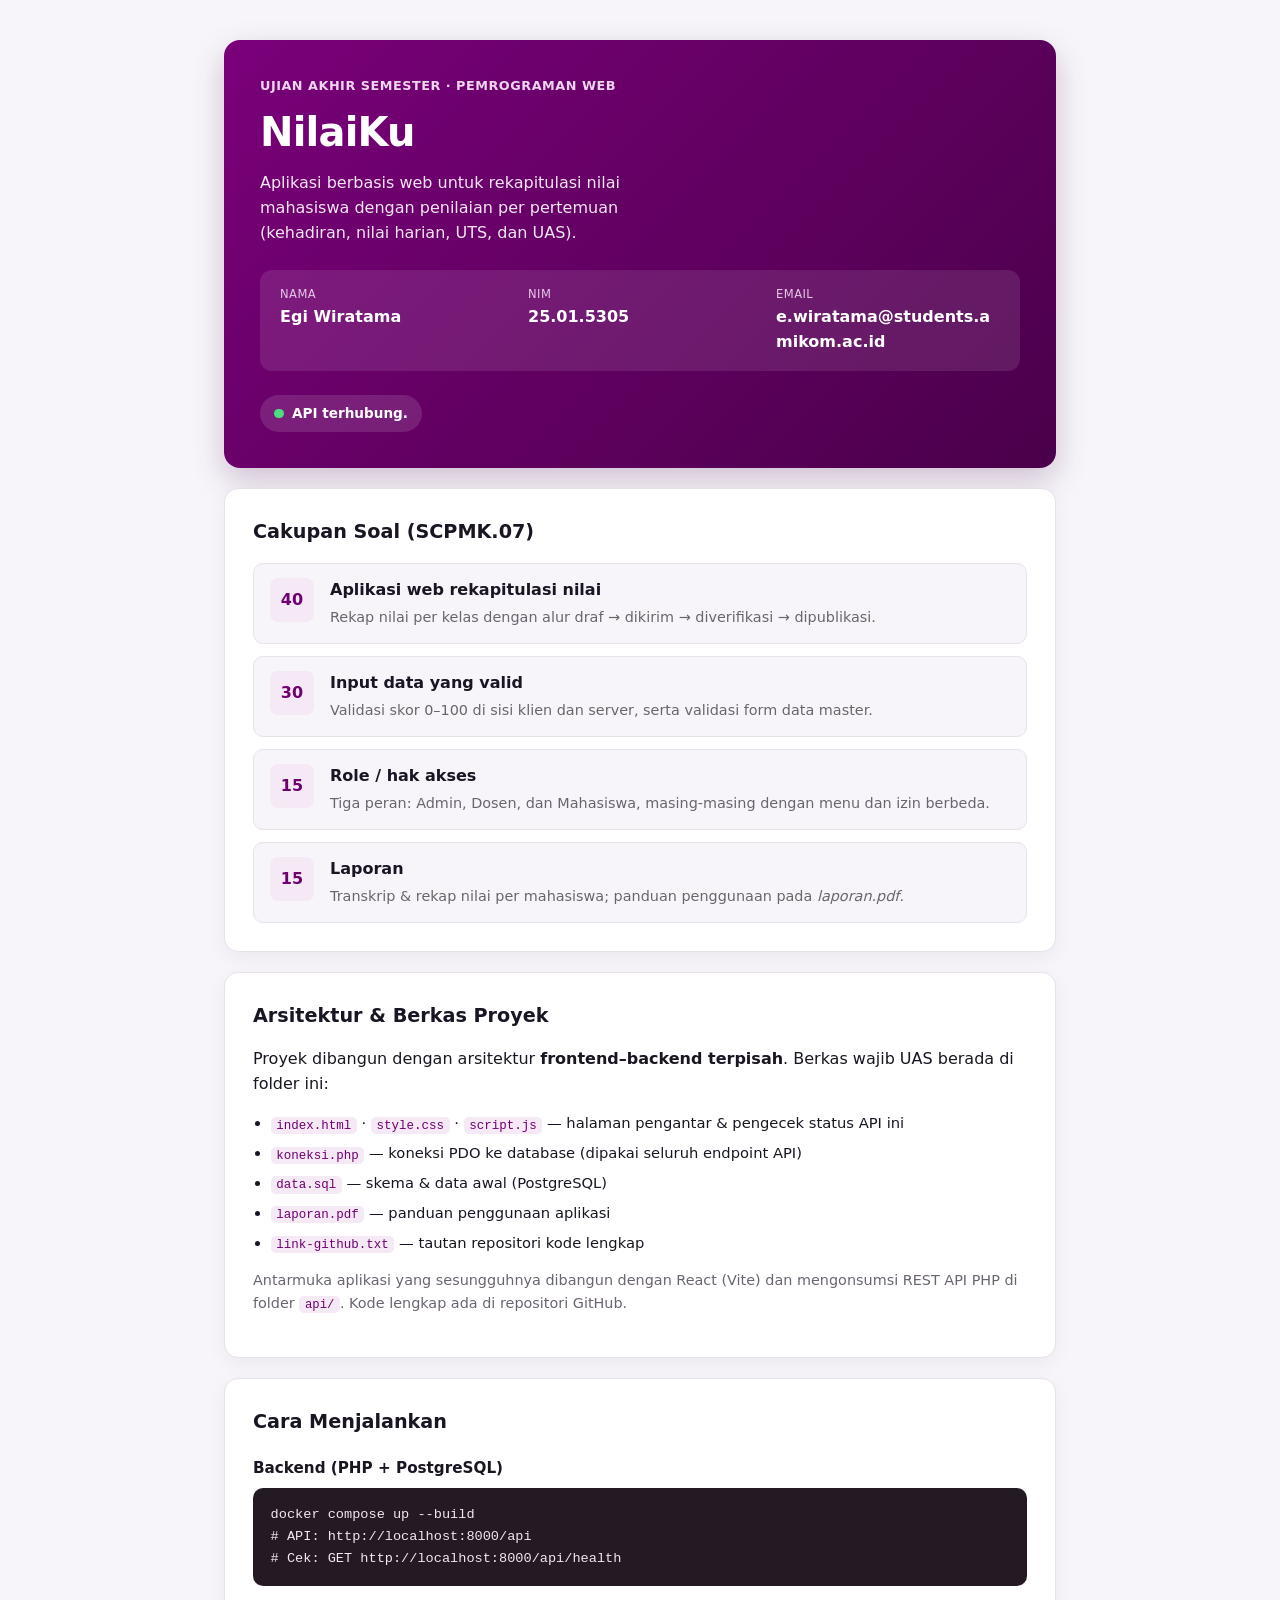
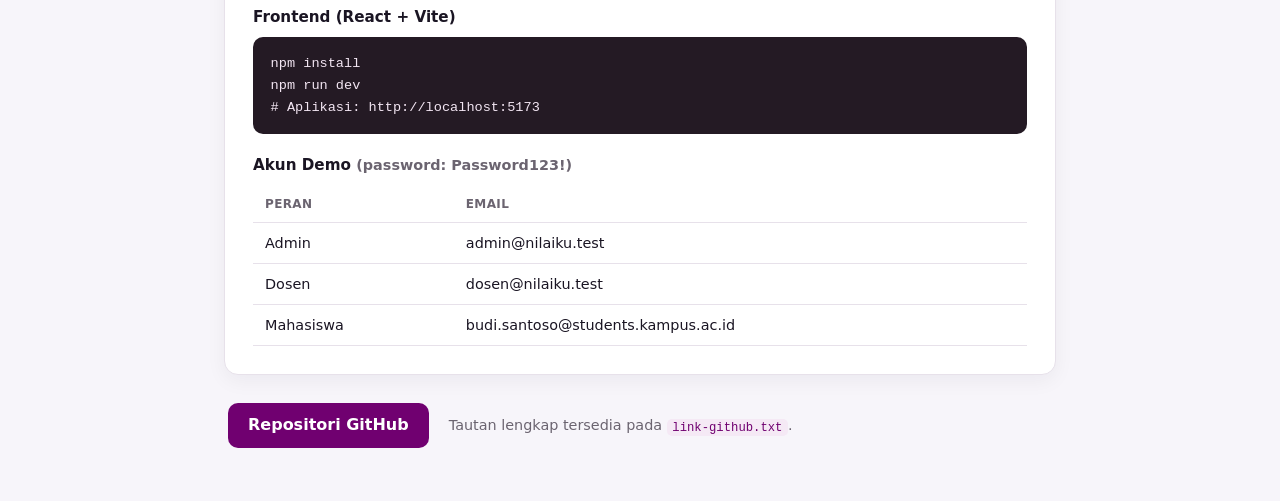
<file: index.html>
<!doctype html>
<html lang="id">
  <head>
    <meta charset="UTF-8" />
    <meta name="viewport" content="width=device-width, initial-scale=1.0" />
    <title>NilaiKu — Aplikasi Rekapitulasi Nilai</title>
    <link rel="stylesheet" href="style.css" />
  </head>
  <body>
    <main class="page">
      <header class="cover">
        <p class="eyebrow">Ujian Akhir Semester · Pemrograman Web</p>
        <h1>NilaiKu</h1>
        <p class="lead">Aplikasi berbasis web untuk rekapitulasi nilai mahasiswa dengan penilaian per pertemuan (kehadiran, nilai harian, UTS, dan UAS).</p>

        <!-- Isi identitas kamu di sini -->
        <dl class="identitas">
          <div><dt>Nama</dt><dd>Egi Wiratama</dd></div>
          <div><dt>NIM</dt><dd>25.01.5305</dd></div>
          <div><dt>Email</dt><dd>e.wiratama@students.amikom.ac.id</dd></div>
        </dl>

        <p class="status" id="status" data-state="checking">Memeriksa koneksi API…</p>
      </header>

      <section class="card">
        <h2>Cakupan Soal (SCPMK.07)</h2>
        <ul class="rubrik">
          <li><span class="poin">40</span><div><strong>Aplikasi web rekapitulasi nilai</strong><p>Rekap nilai per kelas dengan alur draf → dikirim → diverifikasi → dipublikasi.</p></div></li>
          <li><span class="poin">30</span><div><strong>Input data yang valid</strong><p>Validasi skor 0–100 di sisi klien dan server, serta validasi form data master.</p></div></li>
          <li><span class="poin">15</span><div><strong>Role / hak akses</strong><p>Tiga peran: Admin, Dosen, dan Mahasiswa, masing-masing dengan menu dan izin berbeda.</p></div></li>
          <li><span class="poin">15</span><div><strong>Laporan</strong><p>Transkrip &amp; rekap nilai per mahasiswa; panduan penggunaan pada <em>laporan.pdf</em>.</p></div></li>
        </ul>
      </section>

      <section class="card">
        <h2>Arsitektur &amp; Berkas Proyek</h2>
        <p>Proyek dibangun dengan arsitektur <strong>frontend–backend terpisah</strong>. Berkas wajib UAS berada di folder ini:</p>
        <ul class="files">
          <li><code>index.html</code> · <code>style.css</code> · <code>script.js</code> — halaman pengantar &amp; pengecek status API ini</li>
          <li><code>koneksi.php</code> — koneksi PDO ke database (dipakai seluruh endpoint API)</li>
          <li><code>data.sql</code> — skema &amp; data awal (PostgreSQL)</li>
          <li><code>laporan.pdf</code> — panduan penggunaan aplikasi</li>
          <li><code>link-github.txt</code> — tautan repositori kode lengkap</li>
        </ul>
        <p class="muted">Antarmuka aplikasi yang sesungguhnya dibangun dengan React (Vite) dan mengonsumsi REST API PHP di folder <code>api/</code>. Kode lengkap ada di repositori GitHub.</p>
      </section>

      <section class="card">
        <h2>Cara Menjalankan</h2>
        <h3>Backend (PHP + PostgreSQL)</h3>
        <pre><code>docker compose up --build
# API: http://localhost:8000/api
# Cek: GET http://localhost:8000/api/health</code></pre>
        <h3>Frontend (React + Vite)</h3>
        <pre><code>npm install
npm run dev
# Aplikasi: http://localhost:5173</code></pre>

        <h3>Akun Demo <span class="muted">(password: Password123!)</span></h3>
        <table class="akun">
          <thead><tr><th>Peran</th><th>Email</th></tr></thead>
          <tbody>
            <tr><td>Admin</td><td>admin@nilaiku.test</td></tr>
            <tr><td>Dosen</td><td>dosen@nilaiku.test</td></tr>
            <tr><td>Mahasiswa</td><td>budi.santoso@students.kampus.ac.id</td></tr>
          </tbody>
        </table>
      </section>

      <footer class="foot">
        <a class="btn" id="github" href="#" target="_blank" rel="noreferrer">Repositori GitHub</a>
        <p class="muted">Tautan lengkap tersedia pada <code>link-github.txt</code>.</p>
      </footer>
    </main>
    <script src="script.js"></script>
  </body>
</html>
</file>
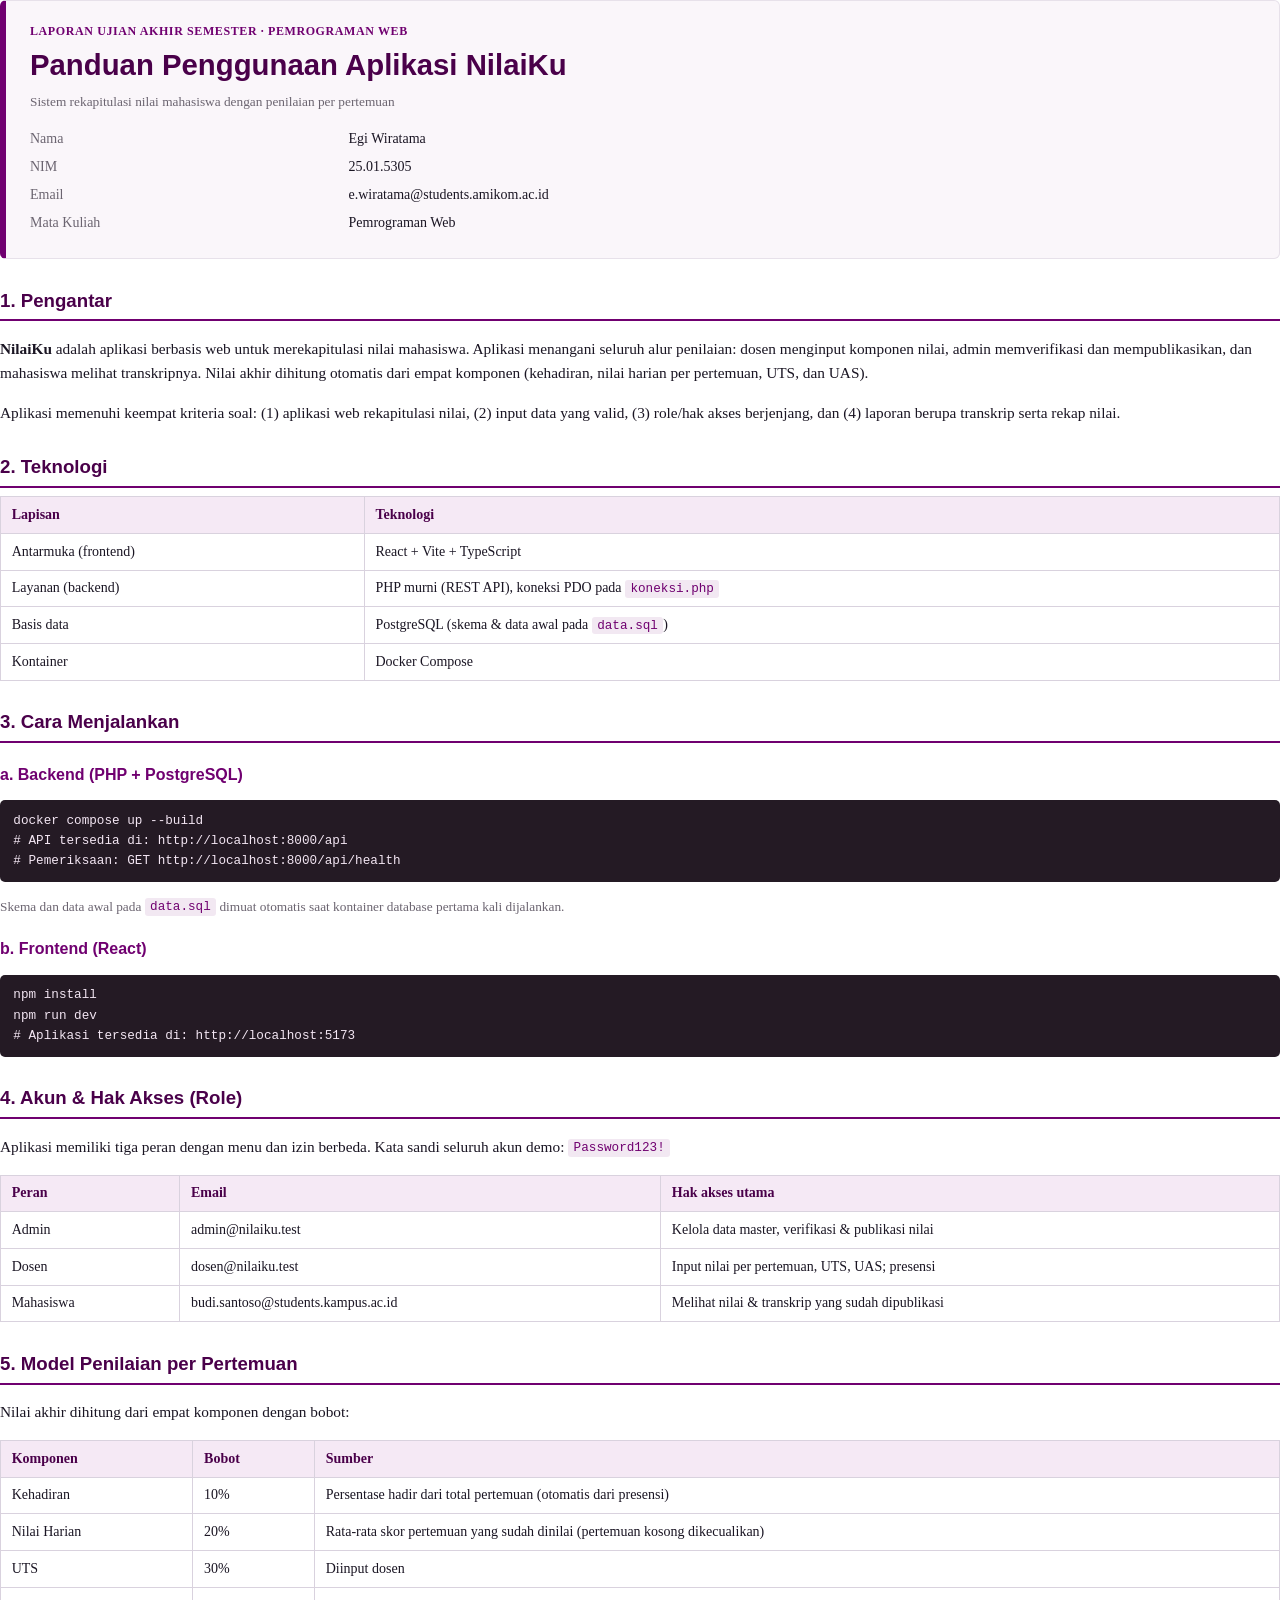
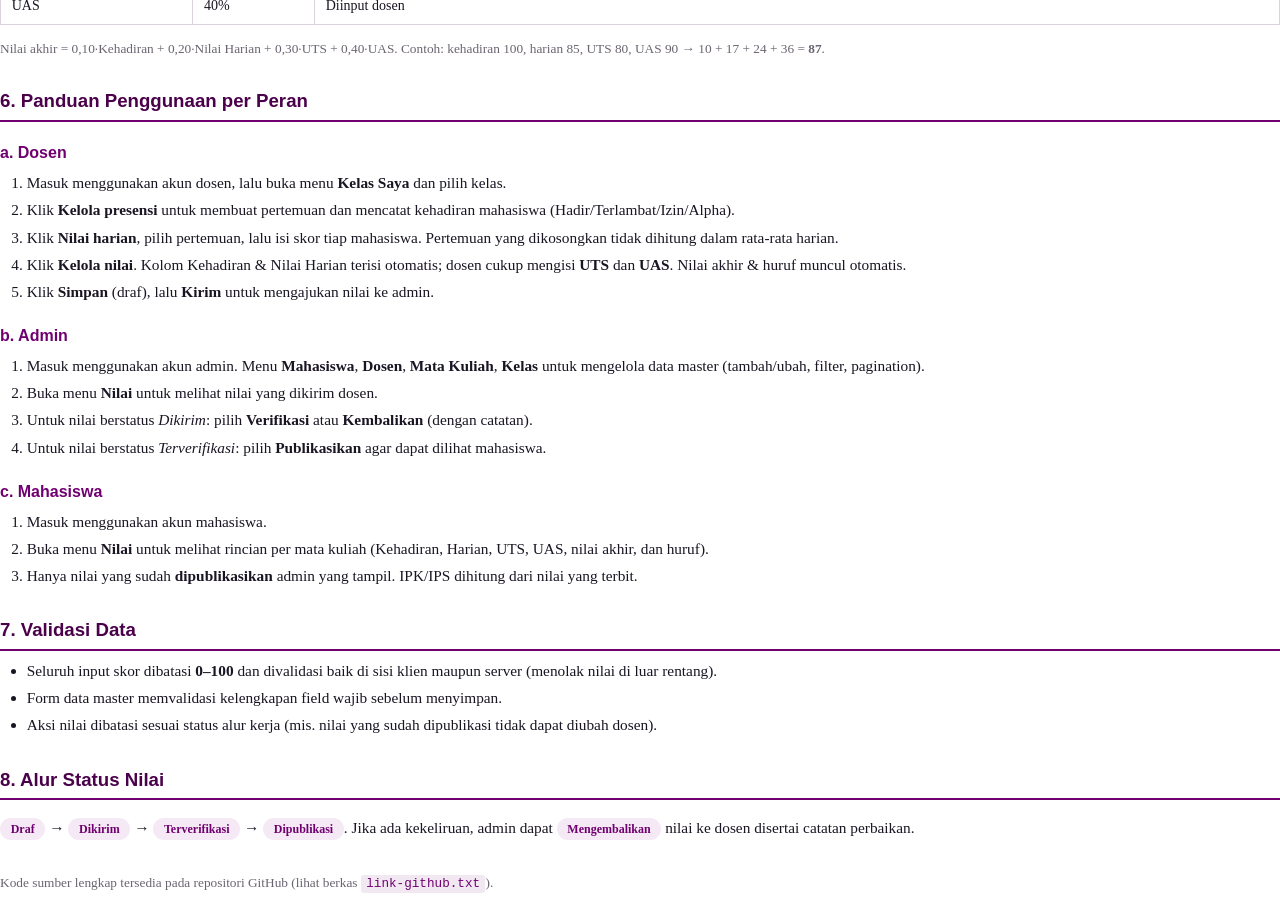
<file: docs/laporan.source.html>
<!doctype html>
<html lang="id">
  <head>
    <meta charset="UTF-8" />
    <title>Laporan — Panduan Penggunaan NilaiKu</title>
    <style>
      @page { size: A4; margin: 20mm 18mm; }
      * { box-sizing: border-box; }
      body {
        font-family: "Times New Roman", Georgia, serif;
        color: #1a1523;
        font-size: 11.5pt;
        line-height: 1.6;
        margin: 0;
      }
      h1, h2, h3 { font-family: "Segoe UI", Arial, sans-serif; color: #4a004a; }
      h1 { font-size: 22pt; margin: 0 0 2pt; }
      h2 { font-size: 14pt; margin: 20pt 0 6pt; border-bottom: 2px solid #700070; padding-bottom: 3pt; }
      h3 { font-size: 12pt; margin: 14pt 0 4pt; color: #700070; }
      .cover {
        border: 1px solid #e7e1ea; border-left: 6px solid #700070;
        border-radius: 6px; padding: 16pt 18pt; margin-bottom: 8pt;
        background: #faf6fa;
      }
      .eyebrow { text-transform: uppercase; letter-spacing: 0.05em; color: #700070; font-weight: 700; font-size: 9pt; margin: 0; }
      .identitas { margin: 10pt 0 0; width: 100%; border-collapse: collapse; font-size: 10.5pt; }
      .identitas td { padding: 2pt 0; }
      .identitas td:first-child { color: #6b6470; width: 26%; }
      table.data { width: 100%; border-collapse: collapse; margin: 6pt 0; font-size: 10.5pt; }
      table.data th, table.data td { border: 1px solid #d9d2de; padding: 5pt 8pt; text-align: left; vertical-align: top; }
      table.data th { background: #f5e9f5; color: #4a004a; }
      code { background: #f2e8f2; color: #700070; padding: 1pt 4pt; border-radius: 3px; font-size: 9.5pt; }
      pre { background: #241a24; color: #f3e6f3; padding: 8pt 10pt; border-radius: 5px; font-size: 9.5pt; overflow-x: auto; }
      ol, ul { margin: 4pt 0 8pt; padding-left: 20pt; }
      li { margin: 2pt 0; }
      .muted { color: #6b6470; font-size: 10pt; }
      .pill { display: inline-block; background: #f5e9f5; color: #700070; border-radius: 999px; padding: 1pt 8pt; font-size: 9pt; font-weight: 700; }
      .pagebreak { page-break-before: always; }
    </style>
  </head>
  <body>
    <div class="cover">
      <p class="eyebrow">Laporan Ujian Akhir Semester · Pemrograman Web</p>
      <h1>Panduan Penggunaan Aplikasi NilaiKu</h1>
      <p class="muted" style="margin:2pt 0 0;">Sistem rekapitulasi nilai mahasiswa dengan penilaian per pertemuan</p>
      <table class="identitas">
        <tr><td>Nama</td><td>Egi Wiratama</td></tr>
        <tr><td>NIM</td><td>25.01.5305</td></tr>
        <tr><td>Email</td><td>e.wiratama@students.amikom.ac.id</td></tr>
        <tr><td>Mata Kuliah</td><td>Pemrograman Web</td></tr>
      </table>
    </div>

    <h2>1. Pengantar</h2>
    <p><strong>NilaiKu</strong> adalah aplikasi berbasis web untuk merekapitulasi nilai mahasiswa. Aplikasi menangani seluruh alur penilaian: dosen menginput komponen nilai, admin memverifikasi dan mempublikasikan, dan mahasiswa melihat transkripnya. Nilai akhir dihitung otomatis dari empat komponen (kehadiran, nilai harian per pertemuan, UTS, dan UAS).</p>
    <p>Aplikasi memenuhi keempat kriteria soal: (1) aplikasi web rekapitulasi nilai, (2) input data yang valid, (3) role/hak akses berjenjang, dan (4) laporan berupa transkrip serta rekap nilai.</p>

    <h2>2. Teknologi</h2>
    <table class="data">
      <tr><th>Lapisan</th><th>Teknologi</th></tr>
      <tr><td>Antarmuka (frontend)</td><td>React + Vite + TypeScript</td></tr>
      <tr><td>Layanan (backend)</td><td>PHP murni (REST API), koneksi PDO pada <code>koneksi.php</code></td></tr>
      <tr><td>Basis data</td><td>PostgreSQL (skema &amp; data awal pada <code>data.sql</code>)</td></tr>
      <tr><td>Kontainer</td><td>Docker Compose</td></tr>
    </table>

    <h2>3. Cara Menjalankan</h2>
    <h3>a. Backend (PHP + PostgreSQL)</h3>
    <pre>docker compose up --build
# API tersedia di: http://localhost:8000/api
# Pemeriksaan: GET http://localhost:8000/api/health</pre>
    <p class="muted">Skema dan data awal pada <code>data.sql</code> dimuat otomatis saat kontainer database pertama kali dijalankan.</p>
    <h3>b. Frontend (React)</h3>
    <pre>npm install
npm run dev
# Aplikasi tersedia di: http://localhost:5173</pre>

    <h2>4. Akun &amp; Hak Akses (Role)</h2>
    <p>Aplikasi memiliki tiga peran dengan menu dan izin berbeda. Kata sandi seluruh akun demo: <code>Password123!</code></p>
    <table class="data">
      <tr><th>Peran</th><th>Email</th><th>Hak akses utama</th></tr>
      <tr><td>Admin</td><td>admin@nilaiku.test</td><td>Kelola data master, verifikasi &amp; publikasi nilai</td></tr>
      <tr><td>Dosen</td><td>dosen@nilaiku.test</td><td>Input nilai per pertemuan, UTS, UAS; presensi</td></tr>
      <tr><td>Mahasiswa</td><td>budi.santoso@students.kampus.ac.id</td><td>Melihat nilai &amp; transkrip yang sudah dipublikasi</td></tr>
    </table>

    <div class="pagebreak"></div>
    <h2>5. Model Penilaian per Pertemuan</h2>
    <p>Nilai akhir dihitung dari empat komponen dengan bobot:</p>
    <table class="data">
      <tr><th>Komponen</th><th>Bobot</th><th>Sumber</th></tr>
      <tr><td>Kehadiran</td><td>10%</td><td>Persentase hadir dari total pertemuan (otomatis dari presensi)</td></tr>
      <tr><td>Nilai Harian</td><td>20%</td><td>Rata-rata skor pertemuan yang sudah dinilai (pertemuan kosong dikecualikan)</td></tr>
      <tr><td>UTS</td><td>30%</td><td>Diinput dosen</td></tr>
      <tr><td>UAS</td><td>40%</td><td>Diinput dosen</td></tr>
    </table>
    <p class="muted">Nilai akhir = 0,10·Kehadiran + 0,20·Nilai Harian + 0,30·UTS + 0,40·UAS. Contoh: kehadiran 100, harian 85, UTS 80, UAS 90 → 10 + 17 + 24 + 36 = <strong>87</strong>.</p>

    <h2>6. Panduan Penggunaan per Peran</h2>

    <h3>a. Dosen</h3>
    <ol>
      <li>Masuk menggunakan akun dosen, lalu buka menu <strong>Kelas Saya</strong> dan pilih kelas.</li>
      <li>Klik <strong>Kelola presensi</strong> untuk membuat pertemuan dan mencatat kehadiran mahasiswa (Hadir/Terlambat/Izin/Alpha).</li>
      <li>Klik <strong>Nilai harian</strong>, pilih pertemuan, lalu isi skor tiap mahasiswa. Pertemuan yang dikosongkan tidak dihitung dalam rata-rata harian.</li>
      <li>Klik <strong>Kelola nilai</strong>. Kolom Kehadiran &amp; Nilai Harian terisi otomatis; dosen cukup mengisi <strong>UTS</strong> dan <strong>UAS</strong>. Nilai akhir &amp; huruf muncul otomatis.</li>
      <li>Klik <strong>Simpan</strong> (draf), lalu <strong>Kirim</strong> untuk mengajukan nilai ke admin.</li>
    </ol>

    <h3>b. Admin</h3>
    <ol>
      <li>Masuk menggunakan akun admin. Menu <strong>Mahasiswa</strong>, <strong>Dosen</strong>, <strong>Mata Kuliah</strong>, <strong>Kelas</strong> untuk mengelola data master (tambah/ubah, filter, pagination).</li>
      <li>Buka menu <strong>Nilai</strong> untuk melihat nilai yang dikirim dosen.</li>
      <li>Untuk nilai berstatus <em>Dikirim</em>: pilih <strong>Verifikasi</strong> atau <strong>Kembalikan</strong> (dengan catatan).</li>
      <li>Untuk nilai berstatus <em>Terverifikasi</em>: pilih <strong>Publikasikan</strong> agar dapat dilihat mahasiswa.</li>
    </ol>

    <h3>c. Mahasiswa</h3>
    <ol>
      <li>Masuk menggunakan akun mahasiswa.</li>
      <li>Buka menu <strong>Nilai</strong> untuk melihat rincian per mata kuliah (Kehadiran, Harian, UTS, UAS, nilai akhir, dan huruf).</li>
      <li>Hanya nilai yang sudah <strong>dipublikasikan</strong> admin yang tampil. IPK/IPS dihitung dari nilai yang terbit.</li>
    </ol>

    <h2>7. Validasi Data</h2>
    <ul>
      <li>Seluruh input skor dibatasi <strong>0–100</strong> dan divalidasi baik di sisi klien maupun server (menolak nilai di luar rentang).</li>
      <li>Form data master memvalidasi kelengkapan field wajib sebelum menyimpan.</li>
      <li>Aksi nilai dibatasi sesuai status alur kerja (mis. nilai yang sudah dipublikasi tidak dapat diubah dosen).</li>
    </ul>

    <h2>8. Alur Status Nilai</h2>
    <p><span class="pill">Draf</span> → <span class="pill">Dikirim</span> → <span class="pill">Terverifikasi</span> → <span class="pill">Dipublikasi</span>. Jika ada kekeliruan, admin dapat <span class="pill">Mengembalikan</span> nilai ke dosen disertai catatan perbaikan.</p>

    <p class="muted" style="margin-top:24pt;">Kode sumber lengkap tersedia pada repositori GitHub (lihat berkas <code>link-github.txt</code>).</p>
  </body>
</html>
</file>
<file: style.css>
:root {
  --ink: #1a1523;
  --ink-muted: #6b6470;
  --primary: #700070;
  --primary-tint: #f5e9f5;
  --line: #e7e1ea;
  --surface: #ffffff;
  --bg: #f7f5fa;
  color: var(--ink);
  background: var(--bg);
  font-family: system-ui, -apple-system, "Segoe UI", sans-serif;
  line-height: 1.55;
}

* {
  box-sizing: border-box;
}

body {
  margin: 0;
  padding: 2.5rem 1rem;
}

.page {
  width: min(100% - 0rem, 52rem);
  margin: 0 auto;
  display: flex;
  flex-direction: column;
  gap: 1.25rem;
}

/* Cover */
.cover {
  padding: 2.25rem;
  border-radius: 16px;
  background: linear-gradient(135deg, #7a007a, #4a004a);
  color: #fff;
  box-shadow: 0 12px 32px rgb(70 0 70 / 22%);
}

.eyebrow {
  margin: 0;
  font-weight: 700;
  font-size: 0.8rem;
  letter-spacing: 0.04em;
  text-transform: uppercase;
  color: #f0d4f0;
}

.cover h1 {
  margin: 0.35rem 0 0.5rem;
  font-size: 2.5rem;
  letter-spacing: -0.02em;
}

.lead {
  margin: 0 0 1.5rem;
  max-width: 40ch;
  color: #f3e6f3;
}

.identitas {
  display: grid;
  grid-template-columns: repeat(auto-fit, minmax(12rem, 1fr));
  gap: 0.75rem 1.5rem;
  margin: 0 0 1.5rem;
  padding: 1rem 1.25rem;
  border-radius: 12px;
  background: rgb(255 255 255 / 10%);
}

.identitas div {
  display: flex;
  flex-direction: column;
}

.identitas dt {
  font-size: 0.72rem;
  text-transform: uppercase;
  letter-spacing: 0.04em;
  color: #e6c8e6;
}

.identitas dd {
  margin: 0.1rem 0 0;
  font-weight: 600;
  overflow-wrap: anywhere;
}

.status {
  display: inline-flex;
  align-items: center;
  gap: 0.5rem;
  margin: 0;
  padding: 0.5rem 0.9rem;
  border-radius: 999px;
  font-size: 0.85rem;
  font-weight: 600;
  background: rgb(255 255 255 / 12%);
}

.status::before {
  content: "";
  width: 0.6rem;
  height: 0.6rem;
  border-radius: 50%;
  background: #d9c2d9;
}

.status[data-state="online"]::before { background: #4ade80; }
.status[data-state="offline"]::before { background: #f87171; }

/* Cards */
.card {
  padding: 1.75rem;
  border: 1px solid var(--line);
  border-radius: 14px;
  background: var(--surface);
  box-shadow: 0 6px 20px rgb(26 21 35 / 5%);
}

.card h2 {
  margin: 0 0 1rem;
  font-size: 1.2rem;
}

.card h3 {
  margin: 1.25rem 0 0.5rem;
  font-size: 0.95rem;
}

.muted {
  color: var(--ink-muted);
  font-size: 0.9rem;
}

/* Rubrik */
.rubrik {
  list-style: none;
  margin: 0;
  padding: 0;
  display: grid;
  gap: 0.75rem;
}

.rubrik li {
  display: flex;
  gap: 1rem;
  align-items: flex-start;
  padding: 0.9rem 1rem;
  border: 1px solid var(--line);
  border-radius: 10px;
  background: var(--bg);
}

.rubrik .poin {
  flex: none;
  min-width: 2.75rem;
  height: 2.75rem;
  display: grid;
  place-items: center;
  border-radius: 8px;
  background: var(--primary-tint);
  color: var(--primary);
  font-weight: 800;
}

.rubrik strong { display: block; }
.rubrik p { margin: 0.2rem 0 0; color: var(--ink-muted); font-size: 0.9rem; }

/* Lists & code */
.files {
  margin: 0;
  padding-left: 1.1rem;
  display: grid;
  gap: 0.4rem;
  font-size: 0.92rem;
}

code {
  padding: 0.1rem 0.35rem;
  border-radius: 5px;
  background: var(--primary-tint);
  color: var(--primary);
  font-size: 0.85em;
}

pre {
  margin: 0 0 0.5rem;
  padding: 1rem 1.1rem;
  border-radius: 10px;
  background: #241a24;
  color: #f3e6f3;
  overflow-x: auto;
}

pre code {
  padding: 0;
  background: none;
  color: inherit;
  font-size: 0.85rem;
  line-height: 1.6;
}

/* Table akun */
.akun {
  width: 100%;
  border-collapse: collapse;
  font-size: 0.9rem;
}

.akun th,
.akun td {
  text-align: left;
  padding: 0.55rem 0.75rem;
  border-bottom: 1px solid var(--line);
}

.akun th {
  font-size: 0.75rem;
  text-transform: uppercase;
  letter-spacing: 0.03em;
  color: var(--ink-muted);
}

/* Footer */
.foot {
  display: flex;
  flex-wrap: wrap;
  align-items: center;
  gap: 0.75rem 1.25rem;
  padding: 0.5rem 0.25rem 1rem;
}

.btn {
  display: inline-flex;
  align-items: center;
  padding: 0.65rem 1.25rem;
  border-radius: 10px;
  background: var(--primary);
  color: #fff;
  font-weight: 600;
  text-decoration: none;
}

.btn:hover { background: #5a005a; }
.foot .muted { margin: 0; }
</file>
